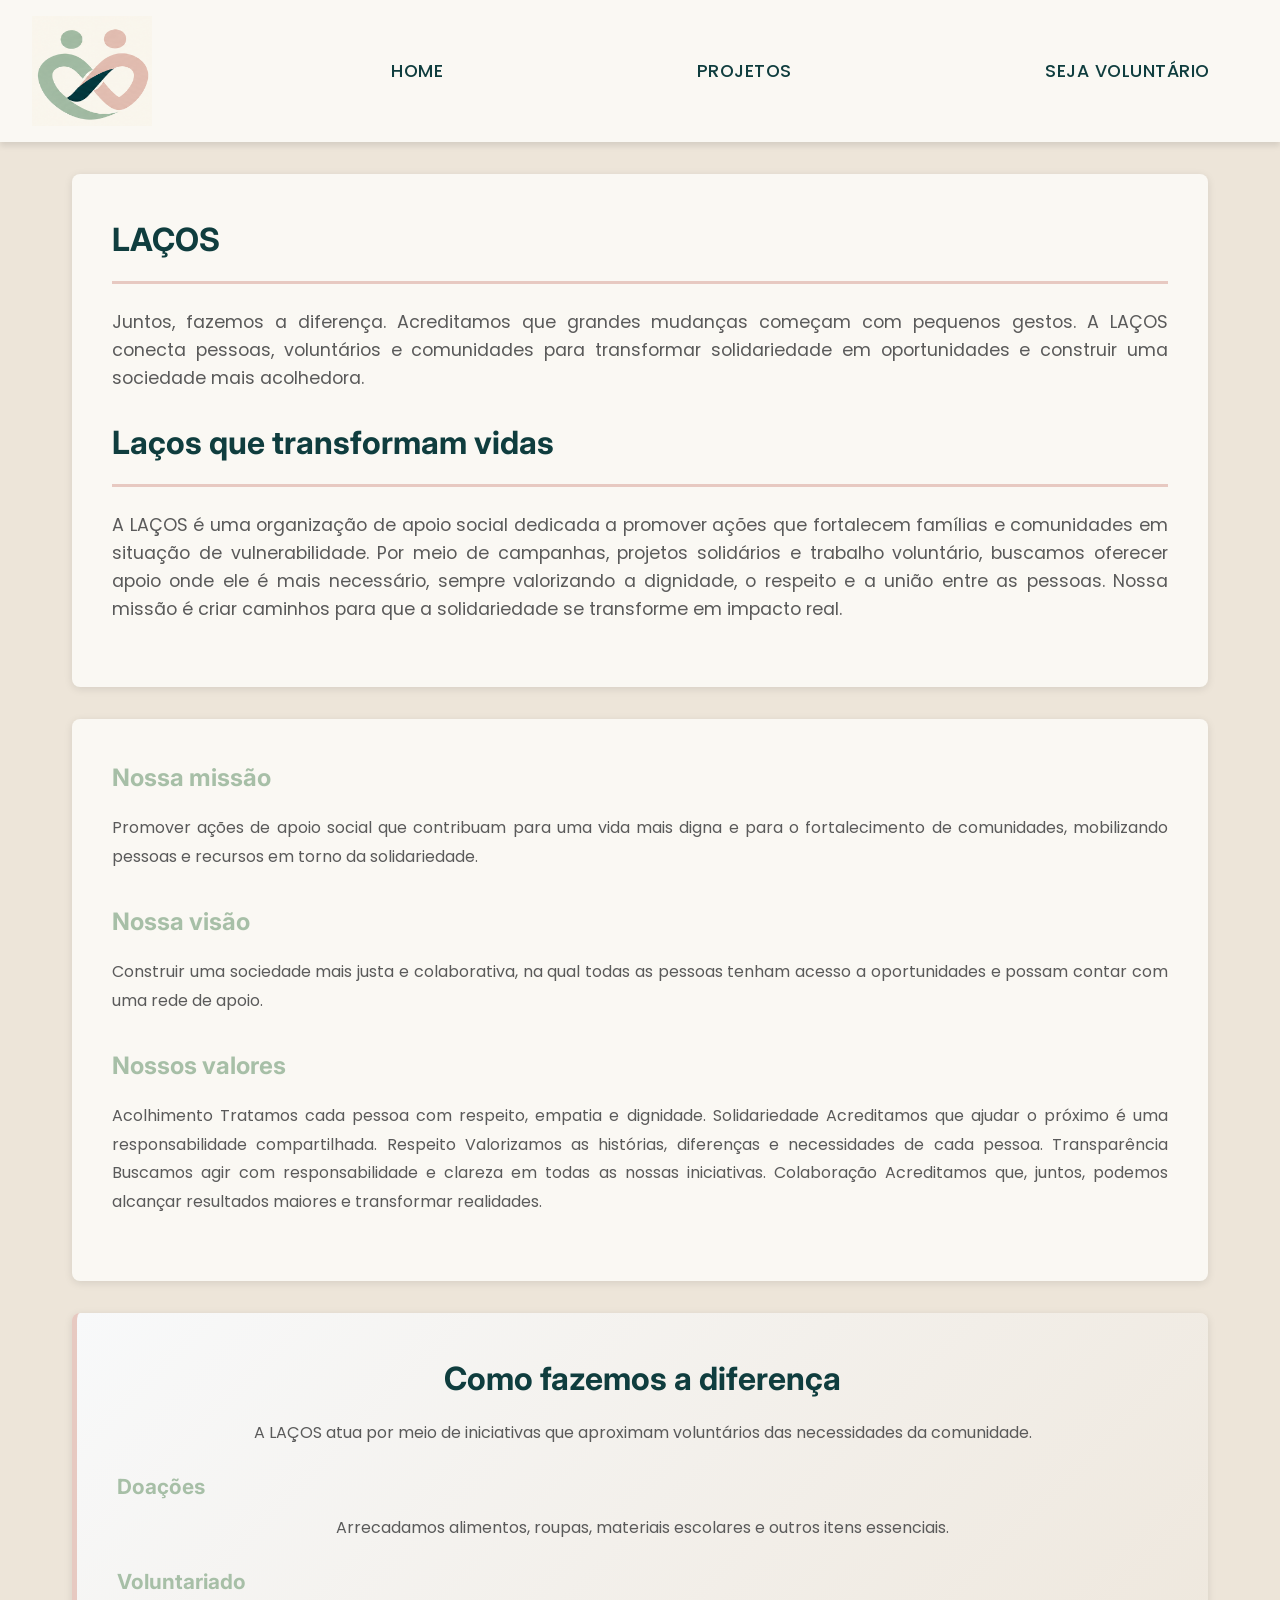
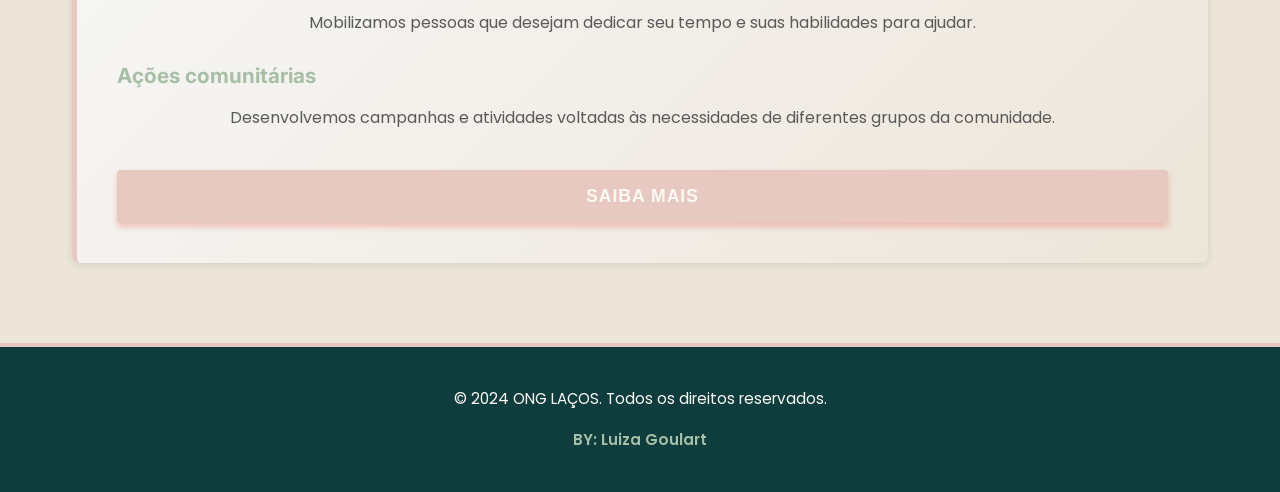
<file: index.html>
<!DOCTYPE html>
<html lang="pt-br">
<head>
    <meta charset="UTF-8">
    <meta name="viewport" content="width=device-width, initial-scale=1.0">
    <link rel="icon" href="img/logo.png" type="image/png">
    <link rel="stylesheet" href="style.css">
    <title>ONG LAÇOS</title>
</head>
<body>
    <header class="menu">
        <img src="/img/logo.png" class="logo" alt="Logo" >
        <a href="index.html">home</a>
        <a href="projetos.html">Projetos</a>
        <a href="cadastro.html">Seja Voluntário</a>

    </header>

    <main>
        <section class="introducao">
            <h2>LAÇOS</h2>
            <p>Juntos, fazemos a diferença.
        Acreditamos que grandes mudanças começam com pequenos gestos. A LAÇOS conecta pessoas, voluntários e comunidades para transformar solidariedade em oportunidades e construir uma sociedade mais acolhedora.</p>

                <h2>Laços que transformam vidas</h2>

                <p>A LAÇOS é uma organização de apoio social dedicada a promover ações que fortalecem famílias e comunidades em situação de vulnerabilidade.

Por meio de campanhas, projetos solidários e trabalho voluntário, buscamos oferecer apoio onde ele é mais necessário, sempre valorizando a dignidade, o respeito e a união entre as pessoas.

Nossa missão é criar caminhos para que a solidariedade se transforme em impacto real.</p>
        </section>

        <section class="foco">
            <h3>Nossa missão</h3>
            <p>Promover ações de apoio social que contribuam para uma vida mais digna e para o fortalecimento de comunidades, mobilizando pessoas e recursos em torno da solidariedade.</p>

        <h3>Nossa visão</h3>
        <p>Construir uma sociedade mais justa e colaborativa, na qual todas as pessoas tenham acesso a oportunidades e possam contar com uma rede de apoio.</p>

        <h3>Nossos valores</h3>
        <p>Acolhimento
            Tratamos cada pessoa com respeito, empatia e dignidade.

            Solidariedade
            Acreditamos que ajudar o próximo é uma responsabilidade compartilhada.

            Respeito
            Valorizamos as histórias, diferenças e necessidades de cada pessoa.

            Transparência
            Buscamos agir com responsabilidade e clareza em todas as nossas iniciativas.

            Colaboração
            Acreditamos que, juntos, podemos alcançar resultados maiores e transformar realidades.
         </p>
        </section>

        <div class="diferenca">
                <h2>Como fazemos a diferença</h2>
                <p>A LAÇOS atua por meio de iniciativas que aproximam voluntários das necessidades da comunidade.</p>

                <h3>Doações</h3>
                <p>Arrecadamos alimentos, roupas, materiais escolares e outros itens essenciais.</p>

                <h3>Voluntariado</h3>
                <p>Mobilizamos pessoas que desejam dedicar seu tempo e suas habilidades para ajudar.</p>

                <h3>Ações comunitárias</h3>
                <p>Desenvolvemos campanhas e atividades voltadas às necessidades de diferentes grupos da comunidade.</p>

                <input type="button" value="Saiba mais">
        </div>
    </main>

        <footer>
            <p>© 2024 ONG LAÇOS. Todos os direitos reservados.</p>
            <p>BY: Luiza Goulart</p>
        </footer>
            
</body>
</html>
</file>
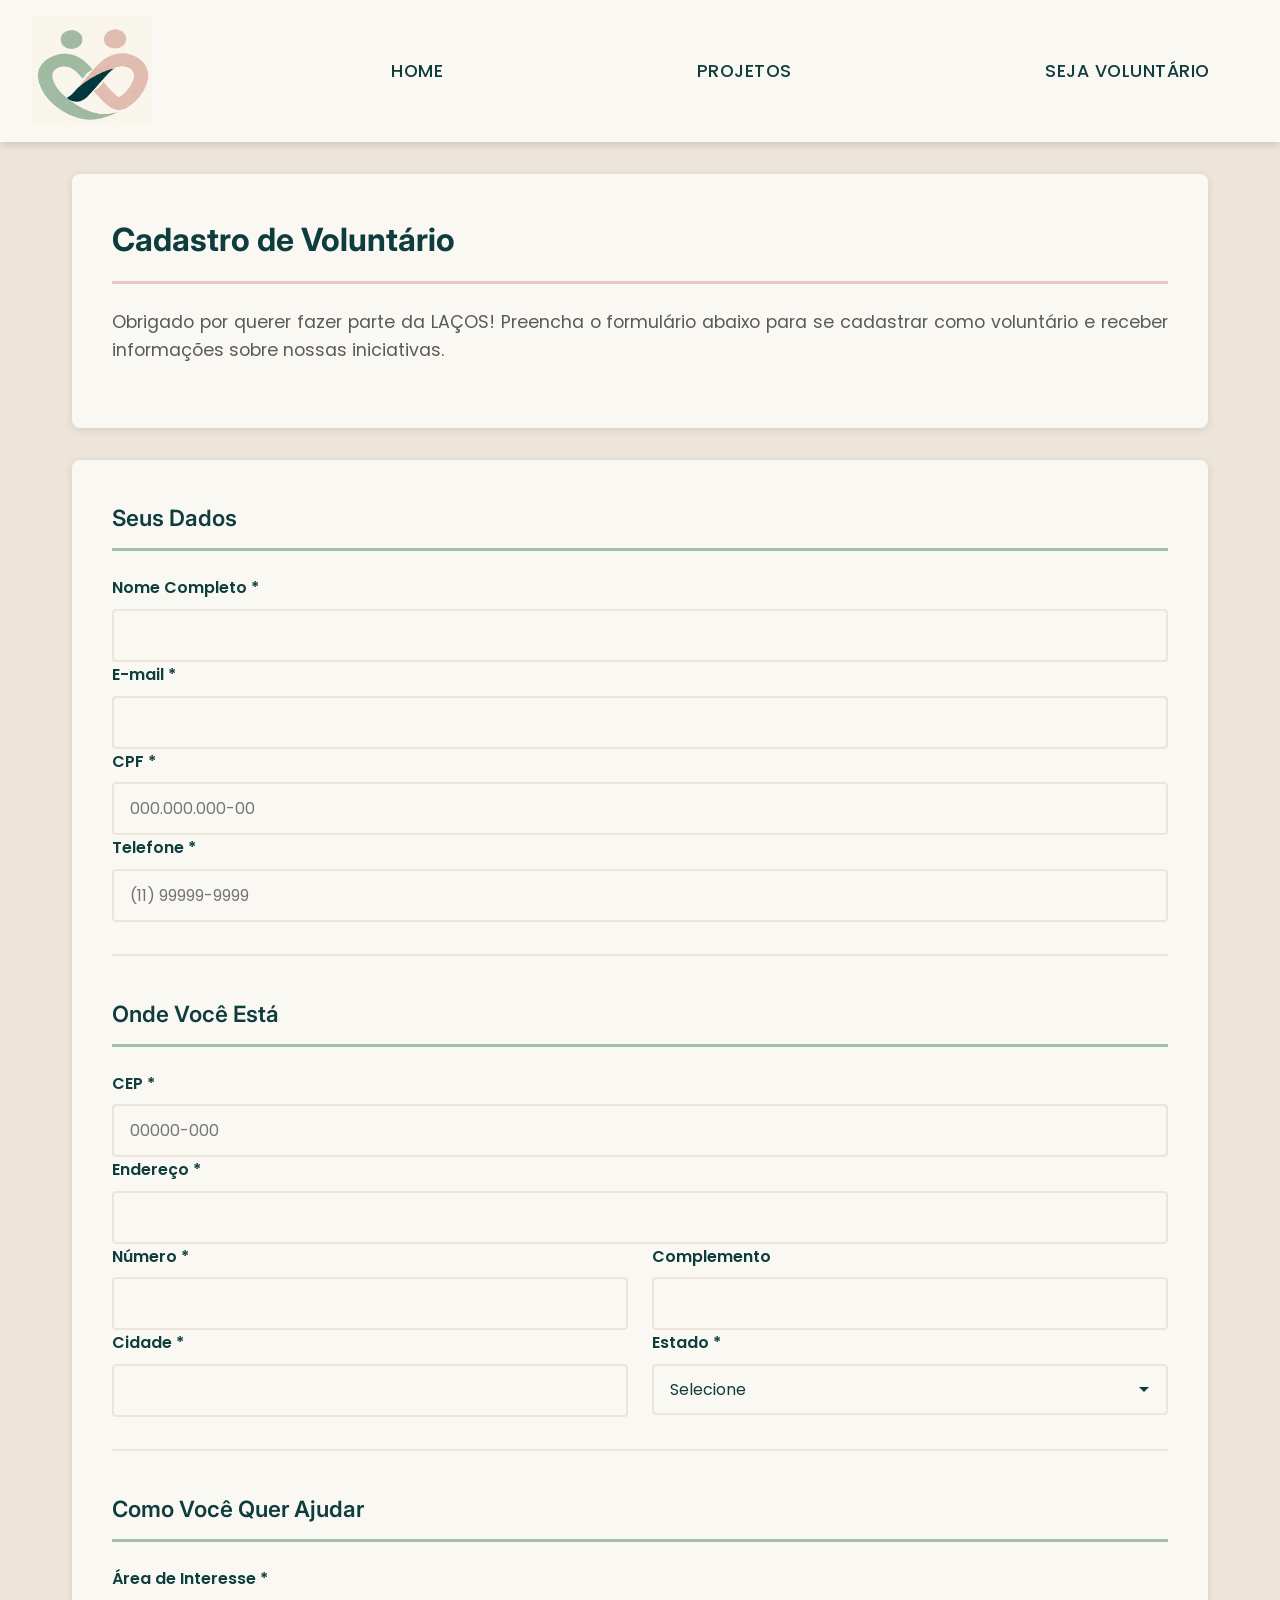
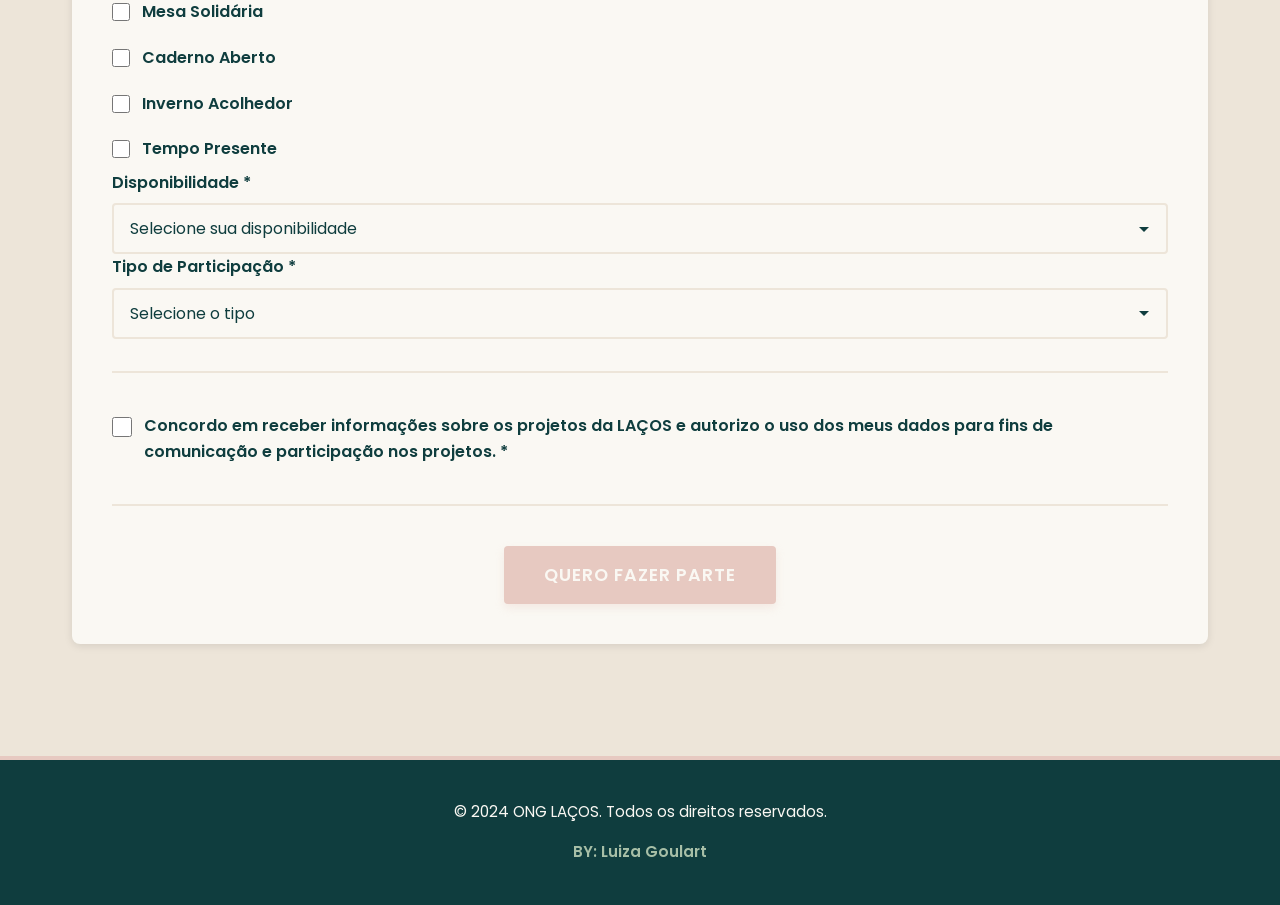
<file: cadastro.html>
<!DOCTYPE html>
<html lang="pt-br">
<head>
    <meta charset="UTF-8">
    <meta name="viewport" content="width=device-width, initial-scale=1.0">
    <link rel="icon" href="img/logo.png" type="image/png">
    <link rel="stylesheet" href="style.css">
    <title>Cadastro de Voluntário - ONG LAÇOS</title>
</head>
<body>
    <header class="menu">
        <img src="img/logo.png" class="logo" alt="Logo">
        <a href="index.html">home</a>
        <a href="projetos.html">Projetos</a>
        <a href="cadastro.html">Seja Voluntário</a>
    </header>

    <main>
        <section class="introducao">
            <h2>Cadastro de Voluntário</h2>
            <p>Obrigado por querer fazer parte da LAÇOS! Preencha o formulário abaixo para se cadastrar como voluntário e receber informações sobre nossas iniciativas.</p>
        </section>

        <section class="form-section">
            <form class="formulario">
                <!-- SEÇÃO: SEUS DADOS -->
                <div class="form-section-group">
                    <h3 class="section-title">Seus Dados</h3>
                    
                    <div class="form-group">
                        <label for="nome">Nome Completo *</label>
                        <input type="text" id="nome" name="nome" required>
                    </div>

                    <div class="form-group">
                        <label for="email">E-mail *</label>
                        <input type="email" id="email" name="email" required>
                    </div>

                    <div class="form-group">
                        <label for="cpf">CPF *</label>
                        <input type="text" id="cpf" name="cpf" maxlength="14" placeholder="000.000.000-00" autocomplete="off" required>
                    </div>

                    <div class="form-group">
                        <label for="telefone">Telefone *</label>
                        <input type="tel" id="telefone" name="telefone" maxlength="15" placeholder="(11) 99999-9999" autocomplete="off" required>
                    </div>
                </div>

                <!-- SEÇÃO: ONDE VOCÊ ESTÁ -->
                <div class="form-section-group">
                    <h3 class="section-title">Onde Você Está</h3>
                    
                    <div class="form-row">
                        <div class="form-group">
                            <label for="cep">CEP *</label>
                            <input type="text" id="cep" name="cep" maxlength="9" placeholder="00000-000" autocomplete="off" required>
                        </div>
                    </div>

                    <div class="form-group">
                        <label for="endereco">Endereço *</label>
                        <input type="text" id="endereco" name="endereco" required>
                    </div>

                    <div class="form-row">
                        <div class="form-group">
                            <label for="numero">Número *</label>
                            <input type="text" id="numero" name="numero" required>
                        </div>

                        <div class="form-group">
                            <label for="complemento">Complemento</label>
                            <input type="text" id="complemento" name="complemento">
                        </div>
                    </div>

                    <div class="form-row">
                        <div class="form-group">
                            <label for="cidade">Cidade *</label>
                            <input type="text" id="cidade" name="cidade" required>
                        </div>

                        <div class="form-group">
                            <label for="estado">Estado *</label>
                            <select id="estado" name="estado" required>
                                <option value="">Selecione</option>
                                <option value="AC">Acre</option>
                                <option value="AL">Alagoas</option>
                                <option value="AP">Amapá</option>
                                <option value="AM">Amazonas</option>
                                <option value="BA">Bahia</option>
                                <option value="CE">Ceará</option>
                                <option value="DF">Distrito Federal</option>
                                <option value="ES">Espírito Santo</option>
                                <option value="GO">Goiás</option>
                                <option value="MA">Maranhão</option>
                                <option value="MT">Mato Grosso</option>
                                <option value="MS">Mato Grosso do Sul</option>
                                <option value="MG">Minas Gerais</option>
                                <option value="PA">Pará</option>
                                <option value="PB">Paraíba</option>
                                <option value="PR">Paraná</option>
                                <option value="PE">Pernambuco</option>
                                <option value="PI">Piauí</option>
                                <option value="RJ">Rio de Janeiro</option>
                                <option value="RN">Rio Grande do Norte</option>
                                <option value="RS">Rio Grande do Sul</option>
                                <option value="RO">Rondônia</option>
                                <option value="RR">Roraima</option>
                                <option value="SC">Santa Catarina</option>
                                <option value="SP">São Paulo</option>
                                <option value="SE">Sergipe</option>
                                <option value="TO">Tocantins</option>
                            </select>
                        </div>
                    </div>
                </div>

                <!-- SEÇÃO: COMO VOCÊ QUER AJUDAR -->
                <div class="form-section-group">
                    <h3 class="section-title">Como Você Quer Ajudar</h3>
                    
                    <div class="form-group">
                        <label>Área de Interesse *</label>
                        <div class="checkbox-group">
                            <label class="checkbox-label">
                                <input type="checkbox" name="areas" value="mesa-solidaria" required>
                                Mesa Solidária
                            </label>
                            <label class="checkbox-label">
                                <input type="checkbox" name="areas" value="caderno-aberto">
                                Caderno Aberto
                            </label>
                            <label class="checkbox-label">
                                <input type="checkbox" name="areas" value="inverno-acolhedor">
                                Inverno Acolhedor
                            </label>
                            <label class="checkbox-label">
                                <input type="checkbox" name="areas" value="tempo-presente">
                                Tempo Presente
                            </label>
                        </div>
                    </div>

                    <div class="form-group">
                        <label for="disponibilidade">Disponibilidade *</label>
                        <select id="disponibilidade" name="disponibilidade" required>
                            <option value="">Selecione sua disponibilidade</option>
                            <option value="segunda-sexta">Segunda a Sexta</option>
                            <option value="finais-semana">Finais de Semana</option>
                            <option value="flexivel">Flexível</option>
                            <option value="eventualmente">Eventualmente</option>
                        </select>
                    </div>

                    <div class="form-group">
                        <label for="participacao">Tipo de Participação *</label>
                        <select id="participacao" name="participacao" required>
                            <option value="">Selecione o tipo</option>
                            <option value="doador">Doador</option>
                            <option value="voluntario">Voluntário</option>
                            <option value="ambos">Ambos</option>
                        </select>
                    </div>
                </div>

                <!-- SEÇÃO: CONSENTIMENTO -->
                <div class="form-section-group">
                    <div class="form-group">
                        <label class="checkbox-label checkbox-large">
                            <input type="checkbox" name="consentimento" required>
                            Concordo em receber informações sobre os projetos da LAÇOS e autorizo o uso dos meus dados para fins de comunicação e participação nos projetos. *
                        </label>
                    </div>
                </div>

                <button type="submit" class="btn-enviar">Quero fazer parte</button>
            </form>
        </section>
    </main>

    <footer>
        <p>© 2024 ONG LAÇOS. Todos os direitos reservados.</p>
        <p>BY: Luiza Goulart</p>
    </footer>

    <script>
        // ===== MÁSCARAS AUTOMÁTICAS =====
        
        // Mascara para CPF
        const cpfInput = document.getElementById('cpf');
        cpfInput.addEventListener('input', (e) => {
            let valor = e.target.value.replace(/\D/g, '');
            
            if (valor.length > 11) valor = valor.slice(0, 11);
            
            if (valor.length <= 11) {
                valor = valor.replace(/(\d{3})(\d)/, '$1.$2');
                valor = valor.replace(/(\d{3})(\d)/, '$1.$2');
                valor = valor.replace(/(\d{3})(\d{1,2})$/, '$1-$2');
            }
            
            e.target.value = valor;
        });

        // Mascara para Telefone
        const telefoneInput = document.getElementById('telefone');
        telefoneInput.addEventListener('input', (e) => {
            let valor = e.target.value.replace(/\D/g, '');
            
            if (valor.length > 11) valor = valor.slice(0, 11);
            
            if (valor.length <= 11) {
                if (valor.length > 0) valor = valor.replace(/^(\d{0,2})/, '($1');
                if (valor.length > 3) valor = valor.replace(/(\(\d{2})(\d)/, '$1) $2');
                if (valor.length > 8) valor = valor.replace(/(\d{5})(\d)/, '$1-$2');
            }
            
            e.target.value = valor;
        });

        // Mascara para CEP
        const cepInput = document.getElementById('cep');
        cepInput.addEventListener('input', (e) => {
            let valor = e.target.value.replace(/\D/g, '');
            
            if (valor.length > 8) valor = valor.slice(0, 8);
            
            if (valor.length <= 8) {
                valor = valor.replace(/(\d{5})(\d)/, '$1-$2');
            }
            
            e.target.value = valor;
        });

        // ===== VALIDAÇÕES DO FORMULÁRIO =====
        
        const form = document.querySelector('.formulario');
        const checkboxAreas = document.querySelectorAll('input[name="areas"]');
        const emailInput = document.getElementById('email');

        // Função para validar CPF
        function validarCPF(cpf) {
            cpf = cpf.replace(/[^\d]/g, '');
            if (cpf.length !== 11) return false;
            
            let soma = 0;
            let resto;
            
            if (/^(\d)\1{10}$/.test(cpf)) return false;
            
            for (let i = 1; i <= 9; i++) {
                soma += parseInt(cpf.substring(i - 1, i)) * (11 - i);
            }
            resto = (soma * 10) % 11;
            if (resto === 10 || resto === 11) resto = 0;
            if (resto !== parseInt(cpf.substring(9, 10))) return false;
            
            soma = 0;
            for (let i = 1; i <= 10; i++) {
                soma += parseInt(cpf.substring(i - 1, i)) * (12 - i);
            }
            resto = (soma * 10) % 11;
            if (resto === 10 || resto === 11) resto = 0;
            if (resto !== parseInt(cpf.substring(10, 11))) return false;
            
            return true;
        }

        // Função para validar telefone
        function validarTelefone(telefone) {
            telefone = telefone.replace(/[^\d]/g, '');
            return telefone.length === 11 || telefone.length === 10;
        }

        // Função para validar CEP
        function validarCEP(cep) {
            cep = cep.replace(/[^\d]/g, '');
            return cep.length === 8;
        }

        // Função para validar email
        function validarEmail(email) {
            const regex = /^[^\s@]+@[^\s@]+\.[^\s@]+$/;
            return regex.test(email);
        }

        // Validação ao enviar o formulário
        form.addEventListener('submit', function(e) {
            e.preventDefault();

            let valido = true;
            let mensagens = [];

            // Verificar se pelo menos um checkbox de área está selecionado
            const areasSelecionadas = Array.from(checkboxAreas).some(checkbox => checkbox.checked);
            if (!areasSelecionadas) {
                valido = false;
                mensagens.push('⚠️ Selecione pelo menos uma Área de Interesse!');
            }

            // Validar CPF
            if (cpfInput.value && !validarCPF(cpfInput.value)) {
                valido = false;
                mensagens.push('⚠️ CPF inválido! Verifique o formato.');
            }

            // Validar Telefone
            if (telefoneInput.value && !validarTelefone(telefoneInput.value)) {
                valido = false;
                mensagens.push('⚠️ Telefone inválido! Use (XX) XXXXX-XXXX ou XXXX-XXXX');
            }

            // Validar CEP
            if (cepInput.value && !validarCEP(cepInput.value)) {
                valido = false;
                mensagens.push('⚠️ CEP inválido! Use o formato XXXXX-XXX');
            }

            // Validar Email
            if (emailInput.value && !validarEmail(emailInput.value)) {
                valido = false;
                mensagens.push('⚠️ Email inválido!');
            }

            if (!valido) {
                alert(mensagens.join('\n'));
            } else {
                alert('✅ Formulário validado com sucesso! Obrigado por se cadastrar na LAÇOS!');
                // Aqui você poderia enviar o formulário para um servidor
                // form.submit();
            }
        });

        // Validação em tempo real para CPF
        cpfInput.addEventListener('blur', function() {
            if (this.value && !validarCPF(this.value)) {
                this.style.borderColor = '#e74c3c';
                this.title = 'CPF inválido';
            } else {
                this.style.borderColor = '';
                this.title = '';
            }
        });

        // Validação em tempo real para Telefone
        telefoneInput.addEventListener('blur', function() {
            if (this.value && !validarTelefone(this.value)) {
                this.style.borderColor = '#e74c3c';
                this.title = 'Telefone inválido';
            } else {
                this.style.borderColor = '';
                this.title = '';
            }
        });

        // Validação em tempo real para CEP
        cepInput.addEventListener('blur', function() {
            if (this.value && !validarCEP(this.value)) {
                this.style.borderColor = '#e74c3c';
                this.title = 'CEP inválido';
            } else {
                this.style.borderColor = '';
                this.title = '';
            }
        });

        // Validação em tempo real para Email
        emailInput.addEventListener('blur', function() {
            if (this.value && !validarEmail(this.value)) {
                this.style.borderColor = '#e74c3c';
                this.title = 'Email inválido';
            } else {
                this.style.borderColor = '';
                this.title = '';
            }
        });
    </script>
            
</body>
</html>
</file>
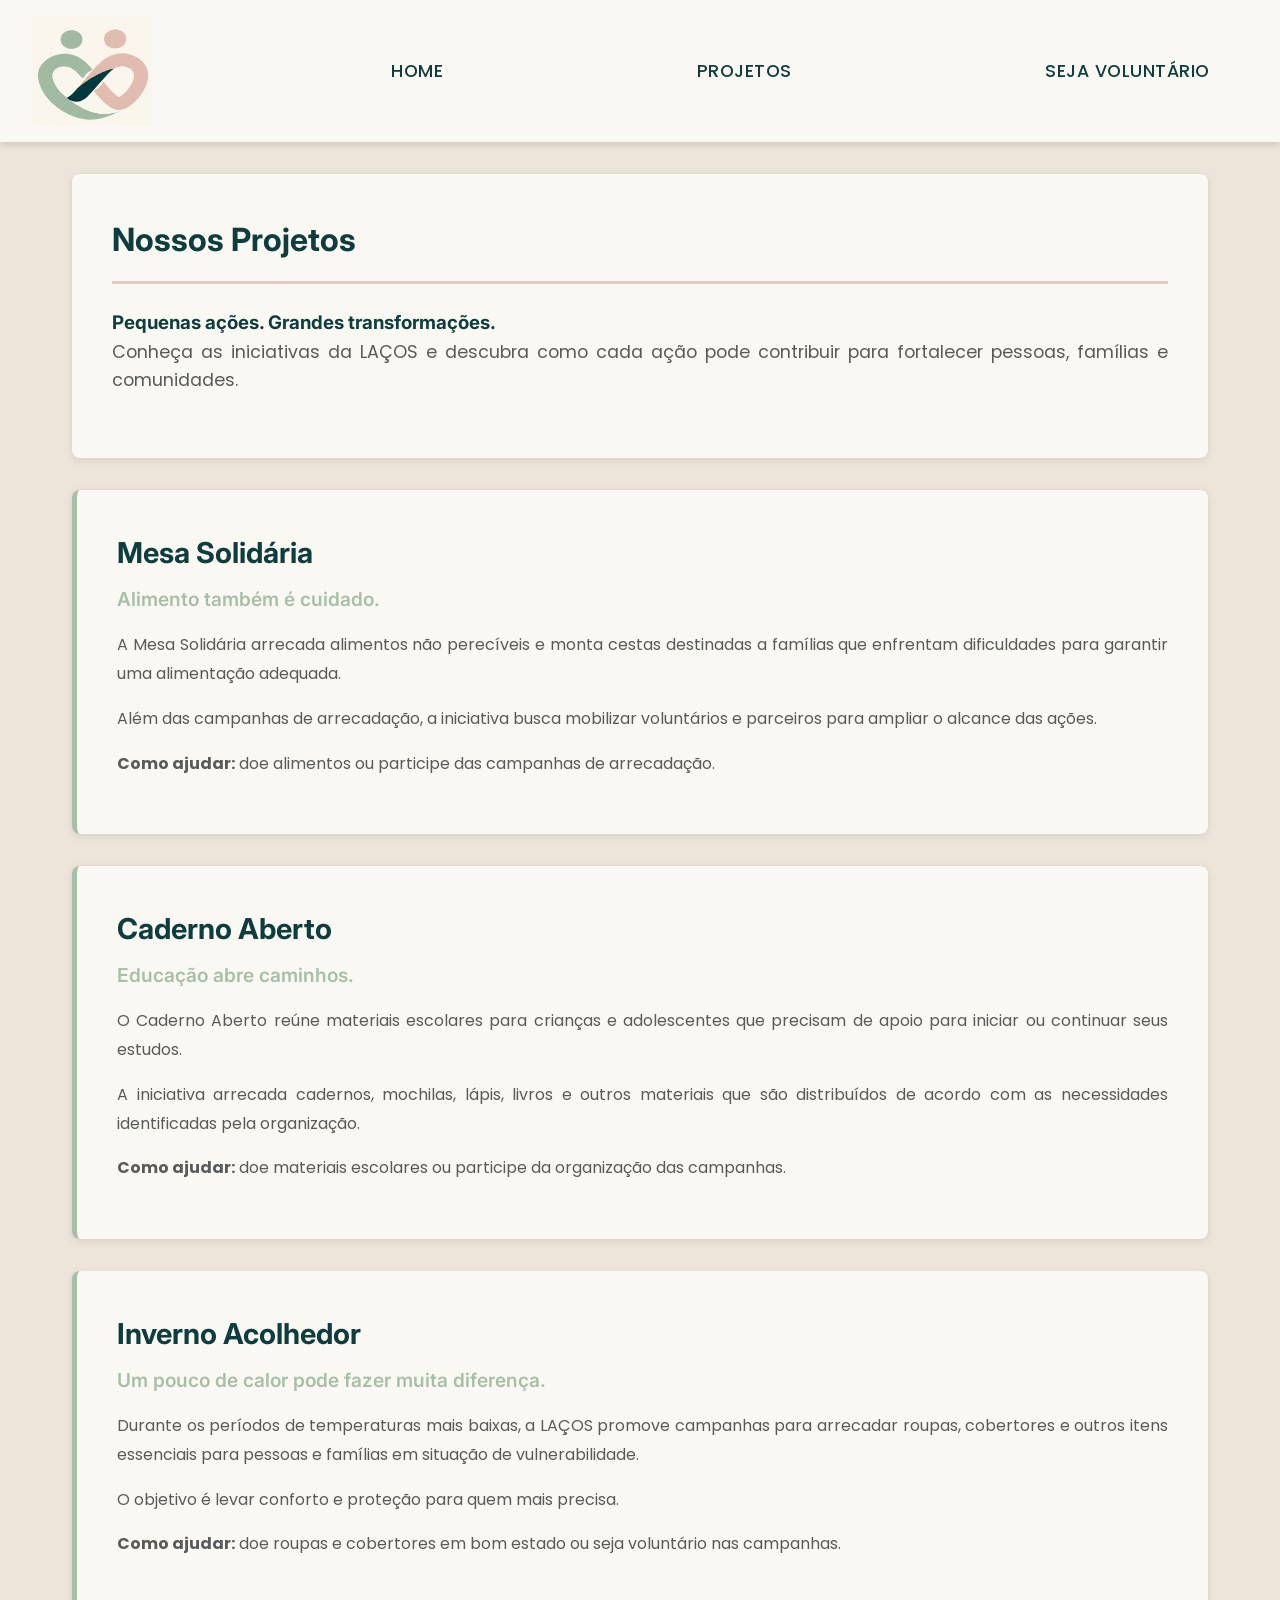
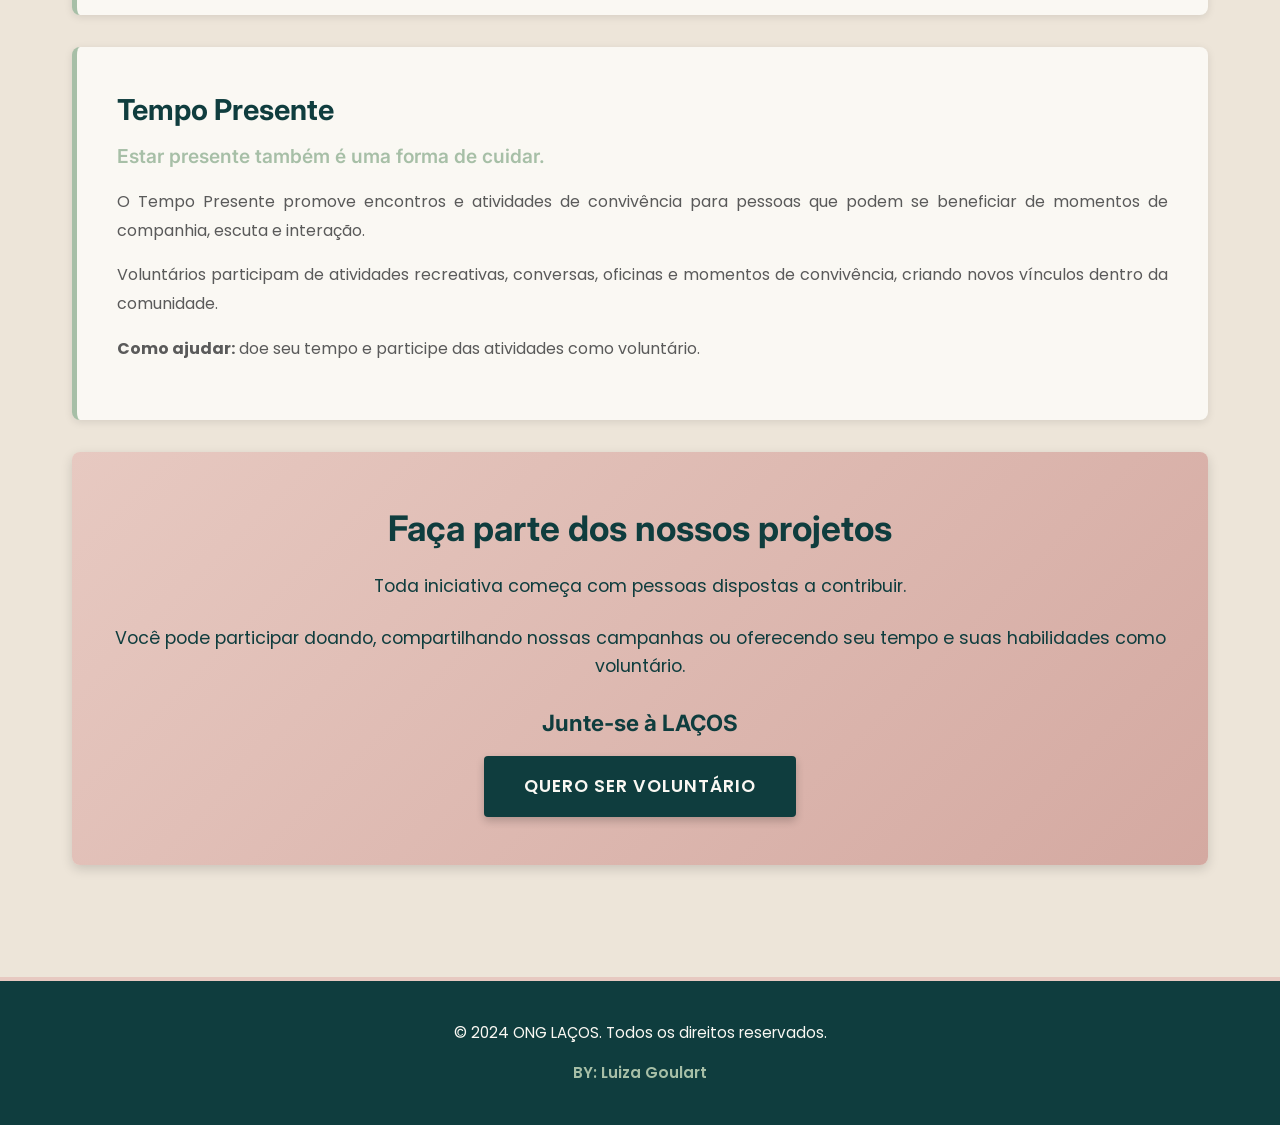
<file: projetos.html>
<!DOCTYPE html>
<html lang="pt-br">
<head>
    <meta charset="UTF-8">
    <meta name="viewport" content="width=device-width, initial-scale=1.0">
    <link rel="icon" href="img/logo.png" type="image/png">
    <link rel="stylesheet" href="style.css">
    <title>Nossos Projetos - ONG LAÇOS</title>
</head>
<body>
    <header class="menu">
        <img src="img/logo.png" class="logo" alt="Logo">
        <a href="index.html">home</a>
        <a href="projetos.html">Projetos</a>
        <a href="cadastro.html">Seja Voluntário</a>
    </header>

    <main>
        <section class="introducao">
            <h2>Nossos Projetos</h2>
            <h3>Pequenas ações. Grandes transformações.</h3>
            <p>Conheça as iniciativas da LAÇOS e descubra como cada ação pode contribuir para fortalecer pessoas, famílias e comunidades.</p>
        </section>

        <section class="projeto">
            <h2>Mesa Solidária</h2>
            <h3>Alimento também é cuidado.</h3>
            <p>A Mesa Solidária arrecada alimentos não perecíveis e monta cestas destinadas a famílias que enfrentam dificuldades para garantir uma alimentação adequada.</p>
            <p>Além das campanhas de arrecadação, a iniciativa busca mobilizar voluntários e parceiros para ampliar o alcance das ações.</p>
            <p><strong>Como ajudar:</strong> doe alimentos ou participe das campanhas de arrecadação.</p>
        </section>

        <section class="projeto">
            <h2>Caderno Aberto</h2>
            <h3>Educação abre caminhos.</h3>
            <p>O Caderno Aberto reúne materiais escolares para crianças e adolescentes que precisam de apoio para iniciar ou continuar seus estudos.</p>
            <p>A iniciativa arrecada cadernos, mochilas, lápis, livros e outros materiais que são distribuídos de acordo com as necessidades identificadas pela organização.</p>
            <p><strong>Como ajudar:</strong> doe materiais escolares ou participe da organização das campanhas.</p>
        </section>

        <section class="projeto">
            <h2>Inverno Acolhedor</h2>
            <h3>Um pouco de calor pode fazer muita diferença.</h3>
            <p>Durante os períodos de temperaturas mais baixas, a LAÇOS promove campanhas para arrecadar roupas, cobertores e outros itens essenciais para pessoas e famílias em situação de vulnerabilidade.</p>
            <p>O objetivo é levar conforto e proteção para quem mais precisa.</p>
            <p><strong>Como ajudar:</strong> doe roupas e cobertores em bom estado ou seja voluntário nas campanhas.</p>
        </section>

        <section class="projeto">
            <h2>Tempo Presente</h2>
            <h3>Estar presente também é uma forma de cuidar.</h3>
            <p>O Tempo Presente promove encontros e atividades de convivência para pessoas que podem se beneficiar de momentos de companhia, escuta e interação.</p>
            <p>Voluntários participam de atividades recreativas, conversas, oficinas e momentos de convivência, criando novos vínculos dentro da comunidade.</p>
            <p><strong>Como ajudar:</strong> doe seu tempo e participe das atividades como voluntário.</p>
        </section>

        <section class="cta-section">
            <h2>Faça parte dos nossos projetos</h2>
            <p>Toda iniciativa começa com pessoas dispostas a contribuir.</p>
            <p>Você pode participar doando, compartilhando nossas campanhas ou oferecendo seu tempo e suas habilidades como voluntário.</p>
            <h3>Junte-se à LAÇOS</h3>
            <a href="cadastro.html" class="btn-voluntario">Quero ser voluntário</a>
        </section>
    </main>

    <footer>
        <p>© 2024 ONG LAÇOS. Todos os direitos reservados.</p>
        <p>BY: Luiza Goulart</p>
    </footer>
            
</body>
</html>
</file>
<file: style.css>
@import url('https://fonts.googleapis.com/css2?family=Inter:wght@400;500;600;700&family=Poppins:wght@400;500;600;700&display=swap');

* {
    margin: 0;
    padding: 0;
    box-sizing: border-box;
}

:root {
    --primary-color: #0F3D3E;
    --accent-color: #E7C9C1;
    --secondary-color: #A7BFA7;
    --light-bg: #EDE5D9;
    --white: #FAF8F3;
    --text-dark: #0F3D3E;
    --text-light: #5a5a5a;
}

html {
    scroll-behavior: smooth;
}

body {
    font-family: 'Poppins', sans-serif;
    line-height: 1.6;
    color: var(--text-dark);
    background-color: var(--light-bg);
}

/* ===== HEADER ===== */
header {
    background: #FAF8F3;
    color: #0F3D3E;
    padding: 1rem 2rem;
    box-shadow: 0 4px 6px rgba(0, 0, 0, 0.1);
    position: sticky;
    top: 0;
    z-index: 100;
    display: flex;
    justify-content: space-between;
    align-items: center;
    gap: 1.5rem;
}

header h1 {
    font-family: 'Inter', sans-serif;
    font-size: 1.8rem;
    font-weight: 700;
    letter-spacing: 0.5px;
    white-space: nowrap;
    margin: 0;
    flex-shrink: 0;
}

.logo{
    width: 120px;
    height: 110px;
    display: flex;
    align-items: center;
    gap: 0.5rem;
}

.menu {
    display: flex;
    gap: 0.5rem;
    align-items: center;
    margin-left: auto;
}

.menu a:last-child {
    margin-right: 1.5rem;
}

.menu a {
    color: #0F3D3E;
    text-decoration: none;
    font-size: 1.1rem;
    padding: 0.6rem 0.9rem;
    border-radius: 4px;
    transition: all 0.3s ease;
    text-transform: uppercase;
    font-weight: 500;
    letter-spacing: 0.5px;
    white-space: nowrap;
}

.menu a:hover {
    background-color: var(--accent-color);
    color: var(--primary-color);
    transform: translateY(-2px);
    box-shadow: 0 4px 8px rgba(0, 0, 0, 0.2);
}

/* ===== MAIN ===== */
main {
    max-width: 1200px;
    margin: 0 auto;
    padding: 2rem;
}

h1, h2, h3 {
    font-family: 'Inter', sans-serif;
}

/* ===== SECTIONS ===== */
section {
    background-color: var(--white);
    padding: 2.5rem;
    margin-bottom: 2rem;
    border-radius: 8px;
    box-shadow: 0 2px 8px rgba(0, 0, 0, 0.1);
    transition: transform 0.3s ease, box-shadow 0.3s ease;
}

section:hover {
    transform: translateY(-5px);
    box-shadow: 0 8px 16px rgba(0, 0, 0, 0.15);
}

.introducao h2 {
    color: var(--primary-color);
    font-size: 2rem;
    margin-bottom: 1.5rem;
    padding-bottom: 1rem;
    border-bottom: 3px solid var(--accent-color);
}

.introducao p {
    color: var(--text-light);
    font-size: 1.1rem;
    margin-bottom: 1.5rem;
    text-align: justify;
}

/* ===== FOCO SECTION ===== */
.foco h3 {
    color: var(--secondary-color);
    font-size: 1.5rem;
    margin-top: 2rem;
    margin-bottom: 1rem;
}

.foco h3:first-child {
    margin-top: 0;
}

.foco p {
    color: var(--text-light);
    font-size: 1rem;
    line-height: 1.8;
    margin-bottom: 1.5rem;
    text-align: justify;
}

/* ===== DIFERENCA SECTION ===== */
.diferenca {
    background: linear-gradient(135deg, #f8f9fa 0%, var(--light-bg) 100%);
    padding: 2.5rem;
    border-radius: 8px;
    border-left: 5px solid var(--accent-color);
    box-shadow: 0 2px 8px rgba(0, 0, 0, 0.1);
}

.diferenca h2 {
    color: var(--primary-color);
    font-size: 2rem;
    margin-bottom: 1rem;
    text-align: center;
}

.diferenca > p {
    text-align: center;
    color: var(--text-light);
    font-size: 1.1rem;
    margin-bottom: 2rem;
}

.diferenca h3 {
    color: var(--secondary-color);
    font-size: 1.3rem;
    margin-top: 1.5rem;
    margin-bottom: 0.75rem;
}

.diferenca p {
    color: var(--text-light);
    font-size: 1rem;
    margin-bottom: 1rem;
}

input[type="button"] {
    background-color: var(--accent-color);
    color: var(--white);
    border: none;
    padding: 1rem 2.5rem;
    font-size: 1.1rem;
    border-radius: 4px;
    cursor: pointer;
    margin-top: 1.5rem;
    width: 100%;
    font-weight: 600;
    text-transform: uppercase;
    letter-spacing: 1px;
    transition: all 0.3s ease;
    box-shadow: 0 4px 6px rgba(231, 76, 60, 0.3);
}

input[type="button"]:hover {
    background-color: #c0392b;
    transform: translateY(-2px);
    box-shadow: 0 6px 12px rgba(231, 76, 60, 0.4);
}

input[type="button"]:active {
    transform: translateY(0);
}

/* ===== FOOTER ===== */
footer {
    background-color: var(--primary-color);
    color: var(--white);
    text-align: center;
    padding: 2rem;
    margin-top: 3rem;
    border-top: 4px solid var(--accent-color);
}

footer p {
    margin: 0.5rem 0;
    font-size: 0.95rem;
}

footer p:last-child {
    color: var(--secondary-color);
    font-weight: 600;
    margin-top: 1rem;
}

/* ===== PROJETOS PAGE ===== */
.projeto {
    background-color: var(--white);
    padding: 2.5rem;
    margin-bottom: 2rem;
    border-radius: 8px;
    border-left: 5px solid var(--secondary-color);
    box-shadow: 0 2px 8px rgba(0, 0, 0, 0.1);
    transition: transform 0.3s ease, box-shadow 0.3s ease;
}

.projeto:hover {
    transform: translateY(-5px);
    box-shadow: 0 8px 16px rgba(0, 0, 0, 0.15);
}

.projeto h2 {
    color: var(--primary-color);
    font-size: 1.8rem;
    margin-bottom: 0.5rem;
}

.projeto h3 {
    color: var(--secondary-color);
    font-size: 1.2rem;
    margin-bottom: 1rem;
    font-weight: 600;
}

.projeto p {
    color: var(--text-light);
    font-size: 1rem;
    line-height: 1.8;
    margin-bottom: 1rem;
    text-align: justify;
}

/* ===== CTA SECTION ===== */
.cta-section {
    background: linear-gradient(135deg, var(--accent-color) 0%, #d4a9a1 100%);
    color: var(--primary-color);
    padding: 3rem 2.5rem;
    margin-bottom: 2rem;
    border-radius: 8px;
    text-align: center;
    box-shadow: 0 4px 12px rgba(0, 0, 0, 0.15);
}

.cta-section h2 {
    font-size: 2.2rem;
    margin-bottom: 1rem;
    color: var(--primary-color);
}

.cta-section p {
    font-size: 1.1rem;
    margin-bottom: 1.5rem;
    color: var(--primary-color);
}

.cta-section h3 {
    font-size: 1.4rem;
    margin: 1.5rem 0 1rem 0;
    color: var(--primary-color);
}

.btn-voluntario {
    display: inline-block;
    background-color: var(--primary-color);
    color: var(--white);
    padding: 1rem 2.5rem;
    font-size: 1.1rem;
    border-radius: 4px;
    text-decoration: none;
    text-transform: uppercase;
    font-weight: 600;
    letter-spacing: 1px;
    transition: all 0.3s ease;
    box-shadow: 0 4px 8px rgba(0, 0, 0, 0.2);
}

.btn-voluntario:hover {
    background-color: #053839;
    transform: translateY(-2px);
    box-shadow: 0 6px 12px rgba(0, 0, 0, 0.3);
}

/* ===== CADASTRO PAGE ===== */
.form-section {
    background-color: var(--white);
    padding: 2.5rem;
    margin-bottom: 2rem;
    border-radius: 8px;
    box-shadow: 0 2px 8px rgba(0, 0, 0, 0.1);
}

.formulario {
    display: flex;
    flex-direction: column;
    gap: 2.5rem;
}

.form-section-group {
    padding-bottom: 2rem;
    border-bottom: 2px solid var(--light-bg);
}

.form-section-group:last-child {
    border-bottom: none;
    padding-bottom: 0;
}

.section-title {
    font-family: 'Inter', sans-serif;
    color: var(--primary-color);
    font-size: 1.4rem;
    margin-bottom: 1.5rem;
    padding-bottom: 0.75rem;
    border-bottom: 3px solid var(--secondary-color);
    font-weight: 600;
}

.form-group {
    display: flex;
    flex-direction: column;
}

.form-row {
    display: grid;
    grid-template-columns: repeat(auto-fit, minmax(200px, 1fr));
    gap: 1.5rem;
}

.form-group label {
    color: var(--primary-color);
    font-weight: 600;
    margin-bottom: 0.5rem;
    font-size: 1rem;
}

.form-group input[type="text"],
.form-group input[type="email"],
.form-group input[type="tel"],
.form-group input[type="number"],
.form-group textarea,
.form-group select {
    padding: 0.75rem 1rem;
    border: 2px solid var(--light-bg);
    border-radius: 4px;
    font-family: 'Poppins', sans-serif;
    font-size: 1rem;
    color: var(--text-dark);
    transition: border-color 0.3s ease;
    background-color: var(--white);
}

.form-group input[type="text"]:focus,
.form-group input[type="email"]:focus,
.form-group input[type="tel"]:focus,
.form-group input[type="number"]:focus,
.form-group textarea:focus,
.form-group select:focus {
    outline: none;
    border-color: var(--secondary-color);
    box-shadow: 0 0 0 3px rgba(167, 191, 167, 0.1);
}

.form-group select {
    cursor: pointer;
    appearance: none;
    background-image: url("data:image/svg+xml,%3Csvg xmlns='http://www.w3.org/2000/svg' width='12' height='12' viewBox='0 0 12 12'%3E%3Cpath fill='%230F3D3E' d='M6 9L1 4h10z'/%3E%3C/svg%3E");
    background-repeat: no-repeat;
    background-position: right 1rem center;
    padding-right: 2.5rem;
}

.checkbox-group {
    display: flex;
    flex-direction: column;
    gap: 0.75rem;
}

.checkbox-label {
    display: flex;
    align-items: flex-start;
    gap: 0.75rem;
    color: var(--text-dark);
    font-size: 1rem;
    cursor: pointer;
    font-weight: 400;
}

.checkbox-label input[type="checkbox"] {
    width: 18px;
    height: 18px;
    cursor: pointer;
    accent-color: var(--secondary-color);
    margin-top: 0.25rem;
    flex-shrink: 0;
}

.checkbox-large {
    line-height: 1.6;
    font-size: 1rem;
}

.checkbox-large input[type="checkbox"] {
    width: 20px;
    height: 20px;
    margin-top: 0.25rem;
}

.btn-enviar {
    background-color: var(--accent-color);
    color: var(--white);
    border: none;
    padding: 1rem 2.5rem;
    font-size: 1.1rem;
    border-radius: 4px;
    cursor: pointer;
    font-weight: 600;
    text-transform: uppercase;
    letter-spacing: 1px;
    transition: all 0.3s ease;
    box-shadow: 0 4px 8px rgba(231, 201, 193, 0.3);
    font-family: 'Poppins', sans-serif;
    align-self: center;
    min-width: 250px;
}

.btn-enviar:hover {
    background-color: #d4a9a1;
    transform: translateY(-2px);
    box-shadow: 0 6px 12px rgba(231, 201, 193, 0.4);
}

.btn-enviar:active {
    transform: translateY(0);
}

/* ===== RESPONSIVIDADE FORMULÁRIO ===== */
@media (max-width: 768px) {
    .form-section {
        padding: 1.5rem;
    }

    .formulario {
        gap: 1.5rem;
    }

    .form-section-group {
        padding-bottom: 1.5rem;
    }

    .section-title {
        font-size: 1.2rem;
        margin-bottom: 1rem;
    }

    .form-row {
        grid-template-columns: 1fr;
    }

    .btn-enviar {
        min-width: auto;
        padding: 0.75rem 2rem;
    }
}

/* ===== RESPONSIVIDADE ===== */
@media (max-width: 768px) {
    header {
        padding: 1rem 1.5rem;
        flex-direction: column;
        gap: 1rem;
    }

    header h1 {
        font-size: 1.4rem;
    }

    .menu {
        gap: 0.8rem;
        margin-left: 0;
        width: 100%;
        justify-content: center;
    }

    .menu a {
        font-size: 0.8rem;
        padding: 0.5rem 0.8rem;
    }

    main {
        padding: 1rem;
    }

    section {
        padding: 1.5rem;
        margin-bottom: 1.5rem;
    }

    .introducao h2 {
        font-size: 1.5rem;
    }

    .diferenca h2 {
        font-size: 1.5rem;
    }

    input[type="button"] {
        padding: 0.75rem 1.5rem;
        font-size: 1rem;
    }
}

@media (max-width: 480px) {
    header {
        padding: 0.75rem 1rem;
    }

    header h1 {
        font-size: 1.2rem;
    }

    .menu {
        gap: 0.5rem;
        flex-wrap: wrap;
    }

    .menu a {
        font-size: 0.75rem;
        padding: 0.4rem 0.6rem;
    }

    .introducao h2 {
        font-size: 1.3rem;
    }

    .foco h3,
    .diferenca h3 {
        font-size: 1.1rem;
    }

    .diferenca h2 {
        font-size: 1.3rem;
    }
}
</file>
